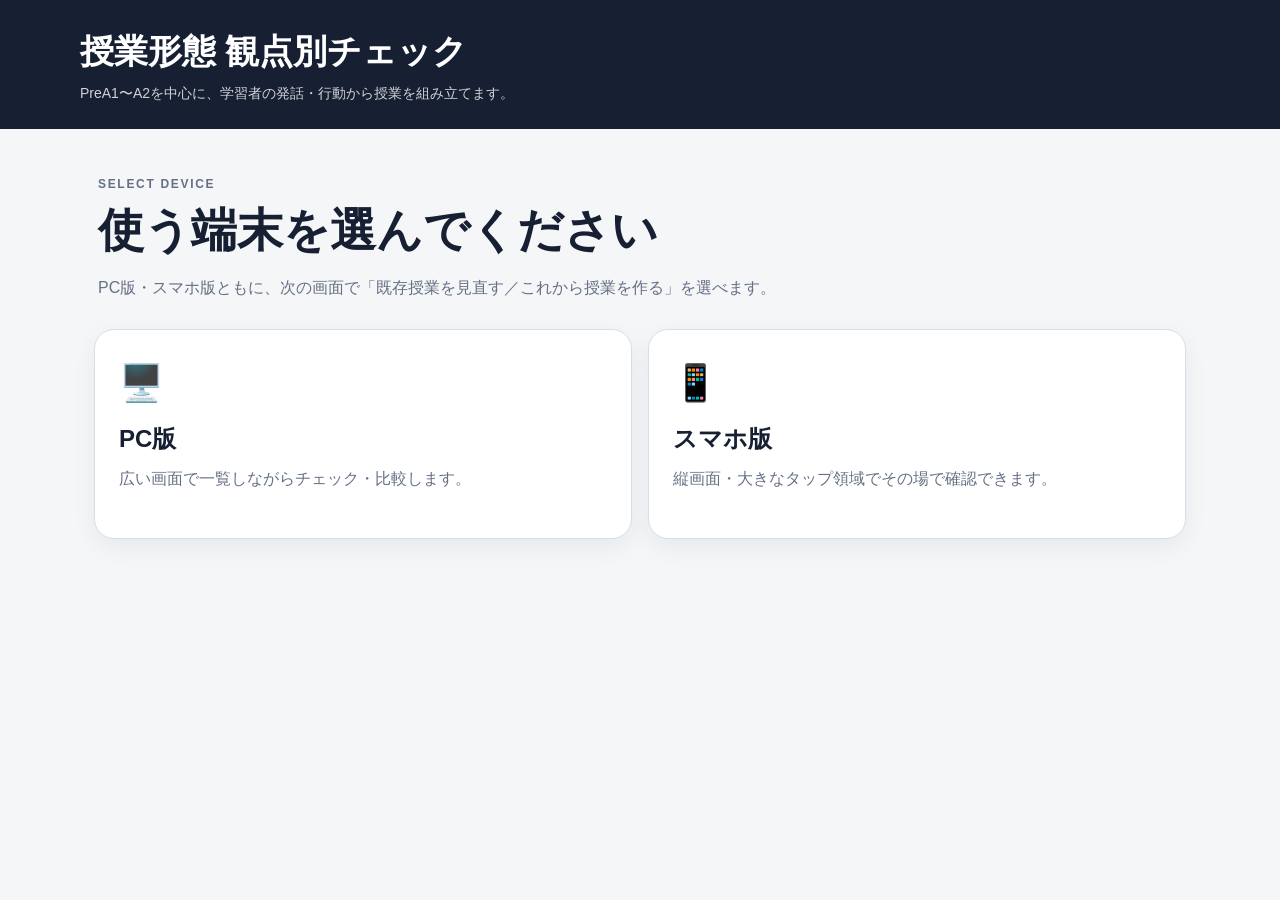
<file: index.html>
<!doctype html>
<html lang="ja">
<head>
<meta charset="utf-8">
<meta name="viewport" content="width=device-width,initial-scale=1">
<meta name="theme-color" content="#172033">
<meta http-equiv="Content-Security-Policy" content="default-src 'self'; script-src 'self'; style-src 'self' 'unsafe-inline'; connect-src 'self'; img-src 'self' data:; media-src 'self' data:; object-src 'none'; base-uri 'self'; form-action 'none'; frame-src 'none'; worker-src 'self'; manifest-src 'self'">
<title>授業形態 観点別チェック</title>
<link rel="stylesheet" href="assets/v2.css">
</head>
<body>
<header class="site"><div class="inner"><h1>授業形態 観点別チェック</h1><p>PreA1〜A2を中心に、学習者の発話・行動から授業を組み立てます。</p></div></header>
<main class="shell">
<section class="hero"><p class="eyebrow">SELECT DEVICE</p><h1>使う端末を選んでください</h1><p>PC版・スマホ版ともに、次の画面で「既存授業を見直す／これから授業を作る」を選べます。</p></section>
<section class="mode-grid">
<a class="mode-card" href="pc/" style="text-decoration:none"><span class="mode-icon">🖥️</span><h2>PC版</h2><p>広い画面で一覧しながらチェック・比較します。</p></a>
<a class="mode-card" href="mobile/" style="text-decoration:none"><span class="mode-icon">📱</span><h2>スマホ版</h2><p>縦画面・大きなタップ領域でその場で確認できます。</p></a>
</section>
</main>
</body>
</html>
</file>
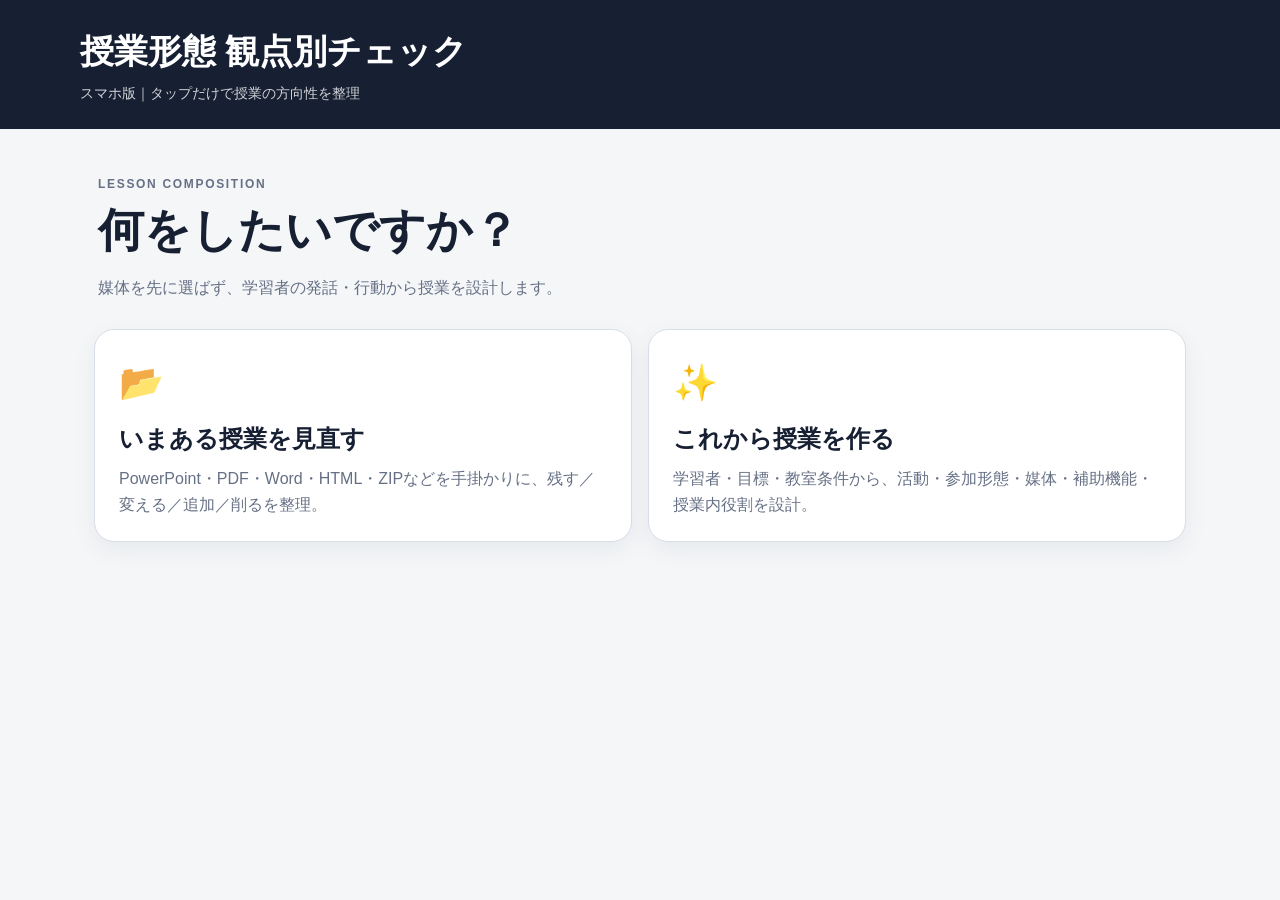
<file: mobile/index.html>
<!doctype html>
<html lang="ja">
<head>
<meta charset="utf-8">
<meta name="viewport" content="width=device-width,initial-scale=1,viewport-fit=cover">
<meta name="theme-color" content="#172033">
<meta name="apple-mobile-web-app-capable" content="yes">
<meta name="apple-mobile-web-app-title" content="授業チェック">
<meta http-equiv="Content-Security-Policy" content="default-src 'self'; script-src 'self'; style-src 'self' 'unsafe-inline'; connect-src 'self'; img-src 'self' data:; media-src 'self' data:; object-src 'none'; base-uri 'self'; form-action 'none'; frame-src 'none'; worker-src 'self'; manifest-src 'self'">
<link rel="manifest" href="manifest.webmanifest">
<title>授業形態チェック｜スマホ版</title>
<link rel="stylesheet" href="../assets/v2.css">
<link rel="stylesheet" href="../assets/privacy.css">
<link rel="stylesheet" href="../assets/result-ui.css">
<link rel="stylesheet" href="../assets/file-evidence.css">
</head>
<body>
<header class="site"><div class="inner"><a href="../"><h1>授業形態 観点別チェック</h1></a><p>スマホ版｜タップだけで授業の方向性を整理</p></div></header>
<main class="shell"><div id="app"></div></main>
<script src="../assets/v2.js"></script>
<script src="../assets/v2-patch.js"></script>
<script src="../assets/v2-acceptance.js"></script>
<script src="../assets/v2-redteam.js"></script>
<script src="../assets/v2-file-evidence.js"></script>
<script src="../assets/v2-quality.js"></script>
<script src="../assets/v2-result-ui.js"></script>
<script src="./register-sw.js"></script>
</body>
</html>
</file>
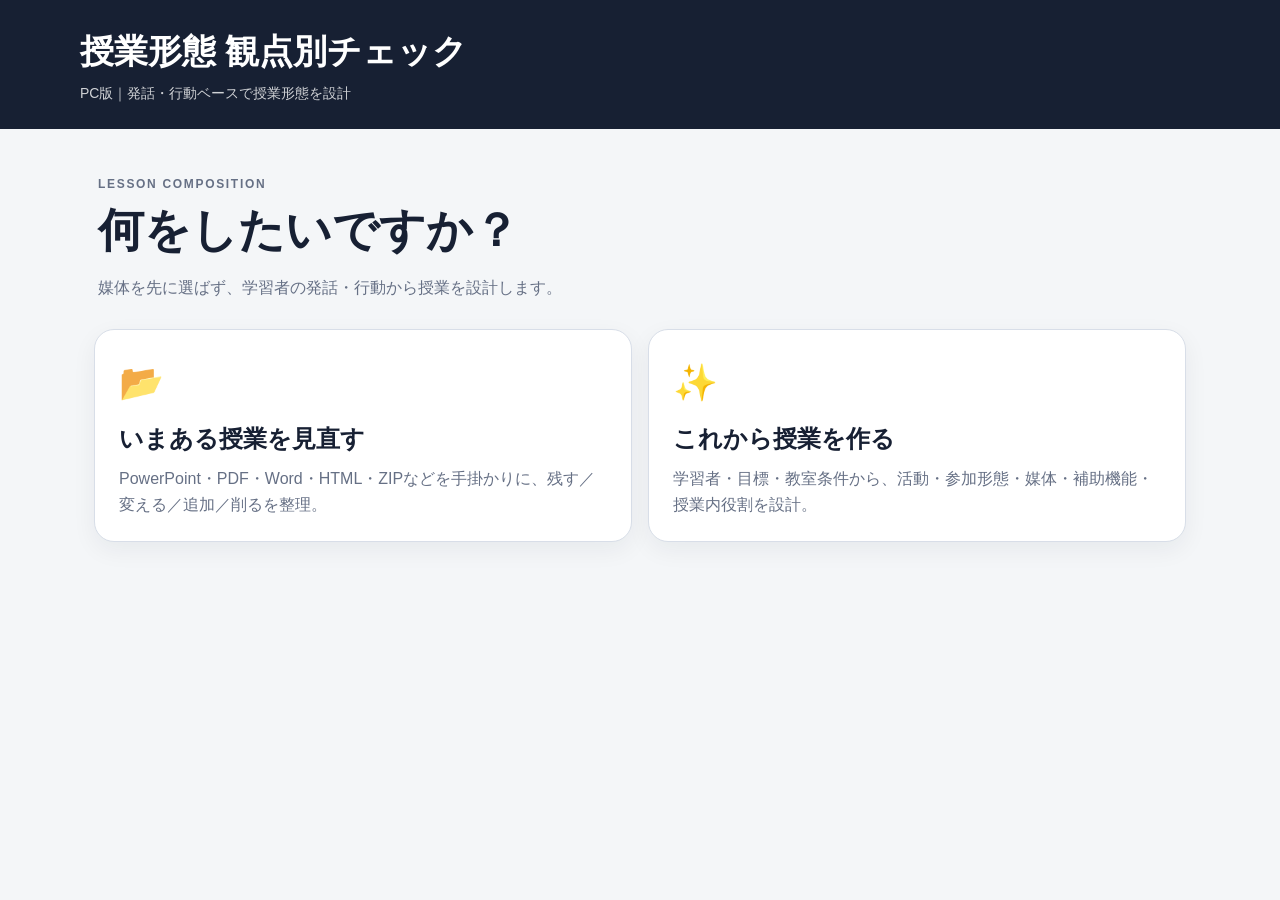
<file: pc/index.html>
<!doctype html>
<html lang="ja">
<head>
<meta charset="utf-8">
<meta name="viewport" content="width=device-width,initial-scale=1">
<meta name="theme-color" content="#172033">
<meta http-equiv="Content-Security-Policy" content="default-src 'self'; script-src 'self'; style-src 'self' 'unsafe-inline'; connect-src 'self'; img-src 'self' data:; media-src 'self' data:; object-src 'none'; base-uri 'self'; form-action 'none'; frame-src 'none'; worker-src 'self'; manifest-src 'self'">
<title>授業形態チェック｜PC版</title>
<link rel="stylesheet" href="../assets/v2.css">
<link rel="stylesheet" href="../assets/privacy.css">
<link rel="stylesheet" href="../assets/result-ui.css">
<link rel="stylesheet" href="../assets/file-evidence.css">
</head>
<body>
<header class="site"><div class="inner"><a href="../"><h1>授業形態 観点別チェック</h1></a><p>PC版｜発話・行動ベースで授業形態を設計</p></div></header>
<main class="shell"><div id="app"></div></main>
<script src="../assets/v2.js"></script>
<script src="../assets/v2-patch.js"></script>
<script src="../assets/v2-acceptance.js"></script>
<script src="../assets/v2-redteam.js"></script>
<script src="../assets/v2-file-evidence.js"></script>
<script src="../assets/v2-quality.js"></script>
<script src="../assets/v2-result-ui.js"></script>
</body>
</html>
</file>
<file: assets/v2.css>
:root{--ink:#172033;--muted:#667085;--bg:#f4f6f8;--card:#fff;--line:#d8dee8;--soft:#eef1f5;--ok:#edf7f1;--warn:#fff5da;--bad:#fff0ef;--accent:#172033}*{box-sizing:border-box}html{scroll-behavior:smooth;-webkit-text-size-adjust:100%}body{margin:0;background:var(--bg);color:var(--ink);font-family:"UD Digi Kyokasho N","BIZ UDPGothic","Yu Gothic UI",-apple-system,BlinkMacSystemFont,"Hiragino Sans","Noto Sans JP",sans-serif;line-height:1.6}button,input{font:inherit}button{-webkit-tap-highlight-color:transparent;touch-action:manipulation}header.site{background:var(--ink);color:#fff;padding:24px 16px}header.site .inner{max-width:1120px;margin:auto}header.site a{color:#fff;text-decoration:none}header.site h1{font-size:clamp(22px,4vw,34px);margin:0}header.site p{margin:4px 0 0;opacity:.8;font-size:14px}.shell{max-width:1120px;margin:auto;padding:18px 14px 80px}.hero{padding:28px 4px 12px}.eyebrow{letter-spacing:.14em;font-size:12px;font-weight:800;color:var(--muted);margin:0}.hero h1{font-size:clamp(28px,5vw,46px);line-height:1.25;margin:8px 0}.hero p{color:var(--muted);max-width:760px}.mode-grid{display:grid;grid-template-columns:repeat(2,minmax(0,1fr));gap:16px}.mode-card{border:1.5px solid var(--line);border-radius:20px;background:#fff;color:var(--ink);padding:24px;text-align:left;cursor:pointer;min-height:210px;box-shadow:0 8px 24px rgba(23,32,51,.06);transition:.15s}.mode-card:hover{transform:translateY(-2px);border-color:#aab2c0}.mode-card h2{font-size:24px;margin:8px 0}.mode-card p{color:var(--muted);margin:0}.mode-icon{font-size:36px}.mode-banner{display:flex;gap:12px;align-items:center;justify-content:space-between;background:#fff;border:1px solid var(--line);border-radius:14px;padding:12px 16px;margin-bottom:14px}.mode-banner span{color:var(--muted);font-size:13px}.card{background:var(--card);border:1px solid var(--line);border-radius:18px;padding:20px;margin:0 0 16px;box-shadow:0 7px 22px rgba(23,32,51,.05)}.card h2{font-size:21px;margin:0 0 8px}.card h3{font-size:16px;margin:20px 0 9px}.note{color:var(--muted);font-size:13px}.grid{display:grid;grid-template-columns:repeat(3,minmax(0,1fr));gap:9px}.choice{min-height:64px;border:1.5px solid var(--line);border-radius:13px;background:#fff;color:var(--ink);text-align:left;padding:12px;cursor:pointer;position:relative}.choice:before{content:"";display:inline-grid;place-items:center;width:22px;height:22px;border:1.5px solid #aab2c0;border-radius:6px;margin-right:8px;vertical-align:-5px}.choice.on{background:var(--ink);color:#fff;border-color:var(--ink)}.choice.on:before{content:"✓";background:#fff;color:var(--ink);border-color:#fff;font-weight:900}.choice small{display:block;margin:4px 0 0 31px;opacity:.72;line-height:1.35}.action-card{display:flex;align-items:center;gap:10px;position:sticky;bottom:10px;z-index:20;box-shadow:0 12px 30px rgba(23,32,51,.14)}.primary,.secondary{border:0;border-radius:11px;padding:11px 16px;font-weight:800;cursor:pointer}.primary{background:var(--ink);color:#fff}.primary.big{min-width:180px}.secondary{background:#e9edf3;color:var(--ink)}.count{margin-left:auto;color:var(--muted);font-size:13px}.file-drop{border:2px dashed #b8c0cc;border-radius:15px;padding:20px;display:grid;gap:4px;text-align:center;cursor:pointer;background:#fafbfc}.file-drop input{position:absolute;opacity:0;pointer-events:none}.file-drop span{font-size:12px;color:var(--muted)}.file-list{display:flex;flex-wrap:wrap;gap:6px;margin-top:12px}.file-list span,.tag,.chips span,.block{display:inline-block;border:1px solid var(--line);background:#fff;border-radius:999px;padding:4px 9px;font-size:12px}.finding{background:#f8fafc;border-radius:12px;padding:12px;margin-top:10px}.finding p{margin:6px 0}.finding ol{margin:8px 0 0;padding-left:22px}.finding small{color:var(--muted)}.suggestions{display:flex;flex-wrap:wrap;gap:7px;margin-top:8px}.suggestion{border:1px solid #b8c0cc;background:#fff;color:var(--ink);border-radius:999px;padding:8px 11px;cursor:pointer;font-size:13px;font-weight:700}.suggestion.accepted{background:var(--ink);color:#fff;border-color:var(--ink)}.warning{margin-top:10px;background:var(--warn);border-radius:10px;padding:10px;font-size:13px}.status{color:var(--muted)}.result{display:none}.result.show{display:block}.summary{background:var(--ink);color:#fff;border-radius:16px;padding:20px;margin-bottom:18px}.summary span{display:block;opacity:.75;font-size:12px}.summary strong{display:block;font-size:clamp(22px,4vw,34px);margin:5px 0}.summary p{margin:0;opacity:.85}.result-axis{padding:8px 0 12px}.result-axis>h3,.change-plan>h3,.block-advice>h3{font-size:19px;margin:10px 0}.rank{border-top:1px solid #e7eaf0;padding:13px 0}.rank:first-of-type{border-top:0}.rank-line{display:flex;align-items:center;gap:8px}.rank-num{width:29px;height:29px;border-radius:50%;display:grid;place-items:center;background:var(--ink);color:#fff;font-weight:800;flex:none}.rank-line>b{font-size:16px}.rank p{margin:4px 0 5px 37px;color:var(--muted);font-size:13px}.tier{margin-left:auto;border-radius:999px;padding:3px 8px;font-size:11px;font-weight:800}.tier.high{background:var(--ok)}.tier.mid{background:var(--warn)}.tier.low{background:var(--soft)}.chips{margin-left:34px}.chips span{margin:2px}.change-plan,.block-advice{background:#f8fafc;border-radius:14px;padding:14px;margin:12px 0}.plan-row{display:grid;grid-template-columns:72px 1fr;gap:8px;padding:9px 0;border-top:1px solid #e5e9ef}.plan-row:first-of-type{border-top:0}.plan-row b{border-radius:999px;padding:2px 8px;text-align:center;font-size:12px}.plan-row.keep b{background:var(--ok)}.plan-row.change b{background:var(--warn)}.plan-row.add b{background:#eef3ff}.plan-row.cut b{background:var(--bad)}.block{margin:3px}.result-actions{margin-top:14px}.device-note{font-size:12px;opacity:.75}@media(max-width:850px){.grid{grid-template-columns:repeat(2,minmax(0,1fr))}}@media(max-width:620px){body{padding-bottom:calc(90px + env(safe-area-inset-bottom))}header.site{padding:calc(16px + env(safe-area-inset-top)) 13px 16px}.shell{padding:10px 9px 30px}.hero{padding:18px 4px 8px}.hero h1{font-size:28px}.mode-grid{grid-template-columns:1fr}.mode-card{min-height:0;padding:18px;border-radius:15px}.mode-card h2{font-size:20px}.mode-icon{font-size:30px}.mode-banner{position:sticky;top:0;z-index:15;border-radius:12px;margin-bottom:10px;padding:10px 12px}.mode-banner span{font-size:11px}.card{padding:15px 11px;border-radius:14px;margin-bottom:10px}.grid{grid-template-columns:1fr;gap:7px}.choice{min-height:62px;font-size:16px}.choice:before{width:24px;height:24px;vertical-align:-6px}.choice small{margin-left:34px}.action-card{position:fixed;left:8px;right:8px;bottom:calc(8px + env(safe-area-inset-bottom));margin:0;padding:8px;display:grid;grid-template-columns:1fr auto;gap:7px;border-radius:14px}.action-card .primary{min-height:50px}.action-card .secondary{font-size:12px;padding:8px}.action-card .count{display:none}.file-drop{padding:18px 10px}.summary{padding:16px}.rank-line{align-items:flex-start;flex-wrap:wrap}.tier{margin-left:auto}.rank p{margin-left:0}.chips{margin-left:0}.plan-row{grid-template-columns:62px 1fr;font-size:13px}.suggestion{min-height:44px;padding:9px 12px}}
</file>
<file: assets/privacy.css>
.privacy-note{background:#edf7f1;border:1px solid #cfe7d9;border-radius:12px;padding:12px;margin:10px 0 14px}.privacy-note p{margin:4px 0 0;font-size:13px;color:#475467}.privacy-note b{font-size:14px}
</file>
<file: assets/result-ui.css>
.decision-hero{background:var(--ink);color:#fff;border-radius:18px;padding:22px;margin:0 0 16px}.decision-hero span{display:block;font-size:12px;opacity:.72}.decision-hero strong{display:block;font-size:clamp(24px,4vw,36px);line-height:1.3;margin:5px 0 8px}.decision-hero p{margin:0;opacity:.86}.decision-grid{display:grid;grid-template-columns:repeat(5,minmax(0,1fr));gap:10px;margin:0 0 16px}.decision-card{background:#fff;border:1px solid var(--line);border-radius:15px;padding:15px;min-width:0}.decision-label{display:block;font-size:11px;font-weight:800;letter-spacing:.05em;color:var(--muted);margin-bottom:5px}.decision-card strong{display:block;font-size:17px;line-height:1.35}.decision-card p{font-size:12px;color:var(--muted);margin:7px 0}.decision-evidence{display:flex;flex-wrap:wrap;gap:4px}.decision-evidence span{font-size:10px;background:var(--soft);border-radius:999px;padding:3px 7px}.decision-muted{color:var(--muted);font-size:13px}.priority-panel,.media-usage,.result-details{background:#fff;border:1px solid var(--line);border-radius:16px;padding:17px;margin:0 0 16px}.priority-panel h3,.media-usage h3{margin:0 0 10px;font-size:19px}.priority-row{display:grid;grid-template-columns:68px 1fr;gap:10px;align-items:start;padding:10px 0;border-top:1px solid #e8ebf0}.priority-row:first-of-type{border-top:0}.priority-row b{font-size:12px;text-align:center;border-radius:999px;padding:3px 7px}.priority-row.keep b{background:var(--ok)}.priority-row.change b{background:var(--warn)}.priority-row.add b{background:#eef3ff}.priority-row.cut b{background:var(--bad)}.lesson-flow{margin:0;padding-left:22px}.lesson-flow li{margin:7px 0}.media-row{display:grid;grid-template-columns:36px 1fr;gap:10px;align-items:start;padding:11px 0;border-top:1px solid #e8ebf0}.media-row:first-of-type{border-top:0}.media-row>span{display:grid;place-items:center;width:32px;height:32px;border-radius:50%;background:var(--ink);color:#fff;font-size:11px;font-weight:800}.media-row b{font-size:16px}.media-row p{margin:2px 0 0;color:var(--muted);font-size:12px}.decision-blocks{margin-bottom:16px}.result-details summary{cursor:pointer;font-weight:800}.result-details-body{padding-top:8px}.result-details[open] summary{margin-bottom:4px}@media(max-width:1000px){.decision-grid{grid-template-columns:repeat(2,minmax(0,1fr))}}@media(max-width:620px){.decision-hero{padding:17px 14px;border-radius:14px}.decision-hero strong{font-size:23px}.decision-grid{grid-template-columns:1fr;gap:8px}.decision-card{padding:13px}.priority-panel,.media-usage,.result-details{padding:14px 11px;border-radius:14px}.priority-row{grid-template-columns:58px 1fr;font-size:13px}.media-row{grid-template-columns:32px 1fr}.result-details summary{min-height:44px;display:flex;align-items:center}}
</file>
<file: assets/file-evidence.css>
.evidence-list{display:flex;flex-wrap:wrap;gap:.5rem;margin-top:.7rem}.evidence-confirmed{display:inline-flex;align-items:center;gap:.35rem;padding:.48rem .68rem;border-radius:999px;background:#e8f7ee;border:1px solid #9bd4ad;font-weight:700;color:#174b2b}.evidence-box{border-left:4px solid #2f855a}.evidence-unknown{background:#f8fafc}.choice.file-confirmed{position:relative;border-color:#6bbf85;box-shadow:inset 0 0 0 1px #6bbf85}.choice.file-confirmed::after{content:'ファイルで確認';display:inline-block;margin-top:.45rem;padding:.18rem .42rem;border-radius:999px;background:#e8f7ee;color:#174b2b;font-size:.72rem;font-weight:700}.choice.file-suggested{position:relative;border-style:dashed}.choice.file-suggested::after{content:'要確認';display:inline-block;margin-top:.45rem;padding:.18rem .42rem;border-radius:999px;background:#fff7e6;color:#7a4b00;font-size:.72rem;font-weight:700}
</file>
